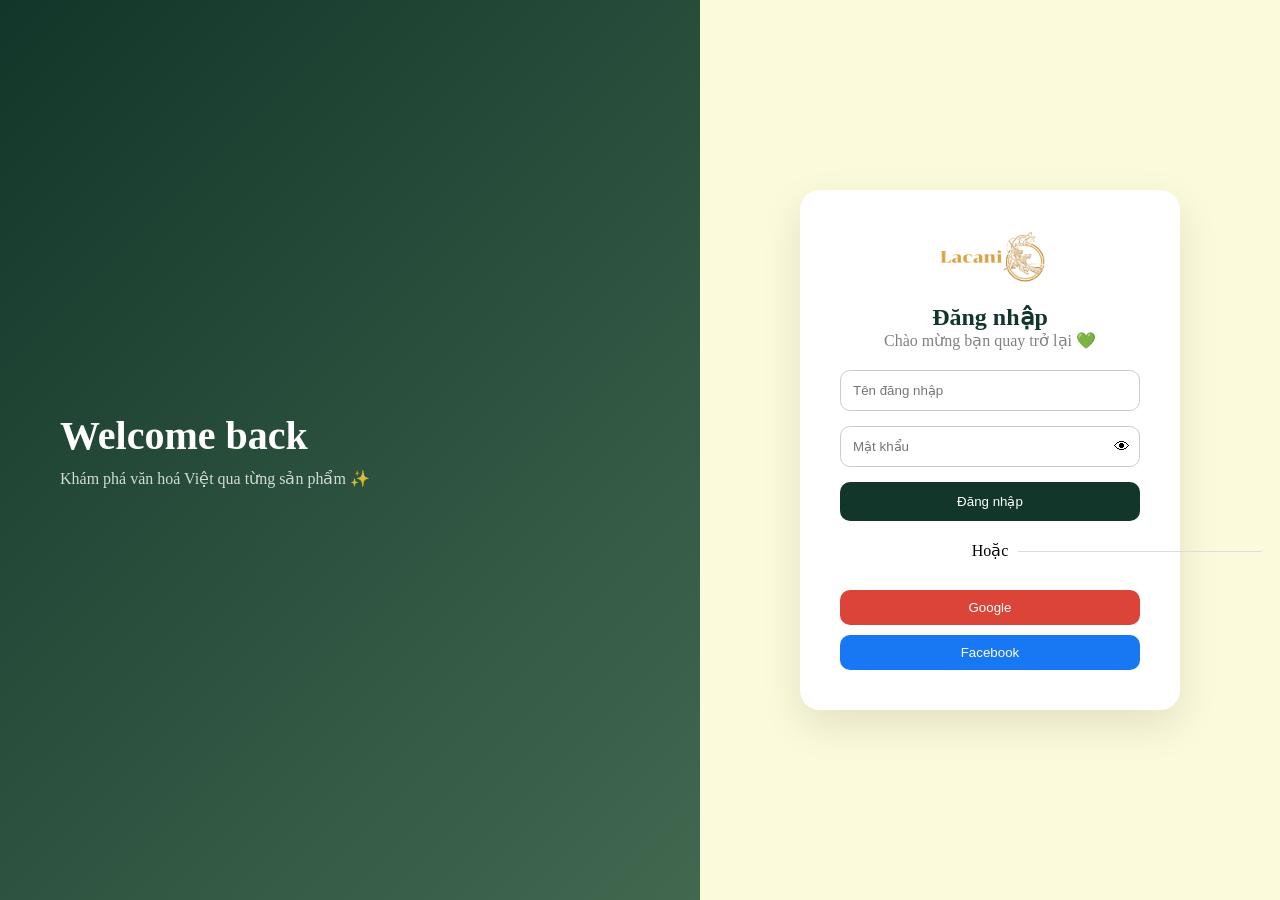
<file: login/login/index.html>
<!doctype html>
<html lang="vi">
<head>
    <meta charset="UTF-8">
    <title>Đăng nhập</title>
    <link rel="stylesheet" href="css/style.css">
</head>

<body>

<div class="login-container">

    <!-- LEFT (optional background) -->
    <div class="login-left">
        <h1>Welcome back</h1>
        <p>Khám phá văn hoá Việt qua từng sản phẩm ✨</p>
    </div>

    <!-- RIGHT -->
    <div class="login-right">

        <div class="login-box">

            <!-- LOGO -->
            <div class="logo-box">
                <img src="image/logo.png" alt="logo">
            </div>

            <h2>Đăng nhập</h2>
            <p class="sub-text">Chào mừng bạn quay trở lại 💚</p>

            <!-- FORM -->
            <form id="login-form">

                <div class="input-group">
                    <input type="text" id="username" placeholder="Tên đăng nhập">
                </div>

                <div class="input-group password-group">
                    <input type="password" id="password" placeholder="Mật khẩu">
                    <span class="toggle-pass" onclick="togglePassword()">👁</span>
                </div>

                <button type="submit" class="login-btn">Đăng nhập</button>

            </form>

            <div class="divider"><span>Hoặc</span></div>

            <!-- SOCIAL -->
            <button class="social-btn google">Google</button>
            <button class="social-btn facebook">Facebook</button>

        </div>

    </div>

</div>

<script src="js/main.js"></script>

</body>
</html>
</file>
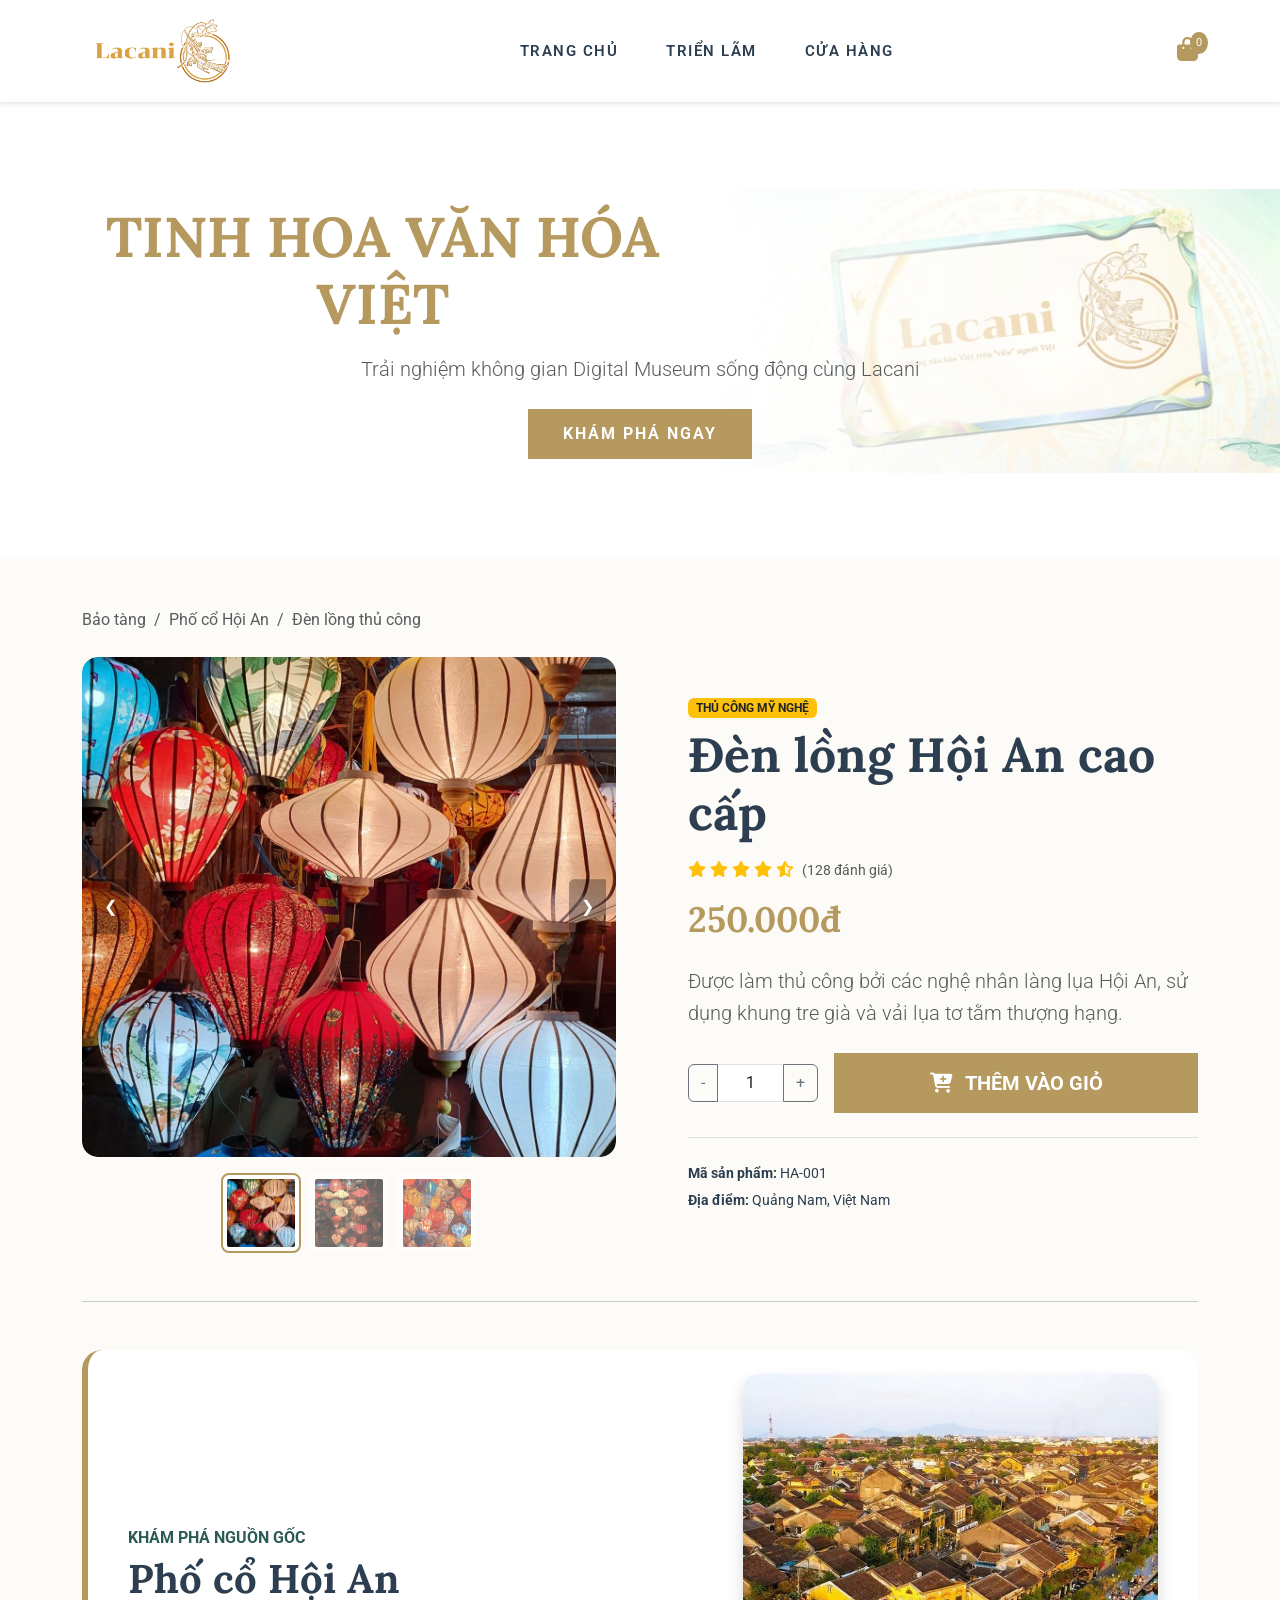
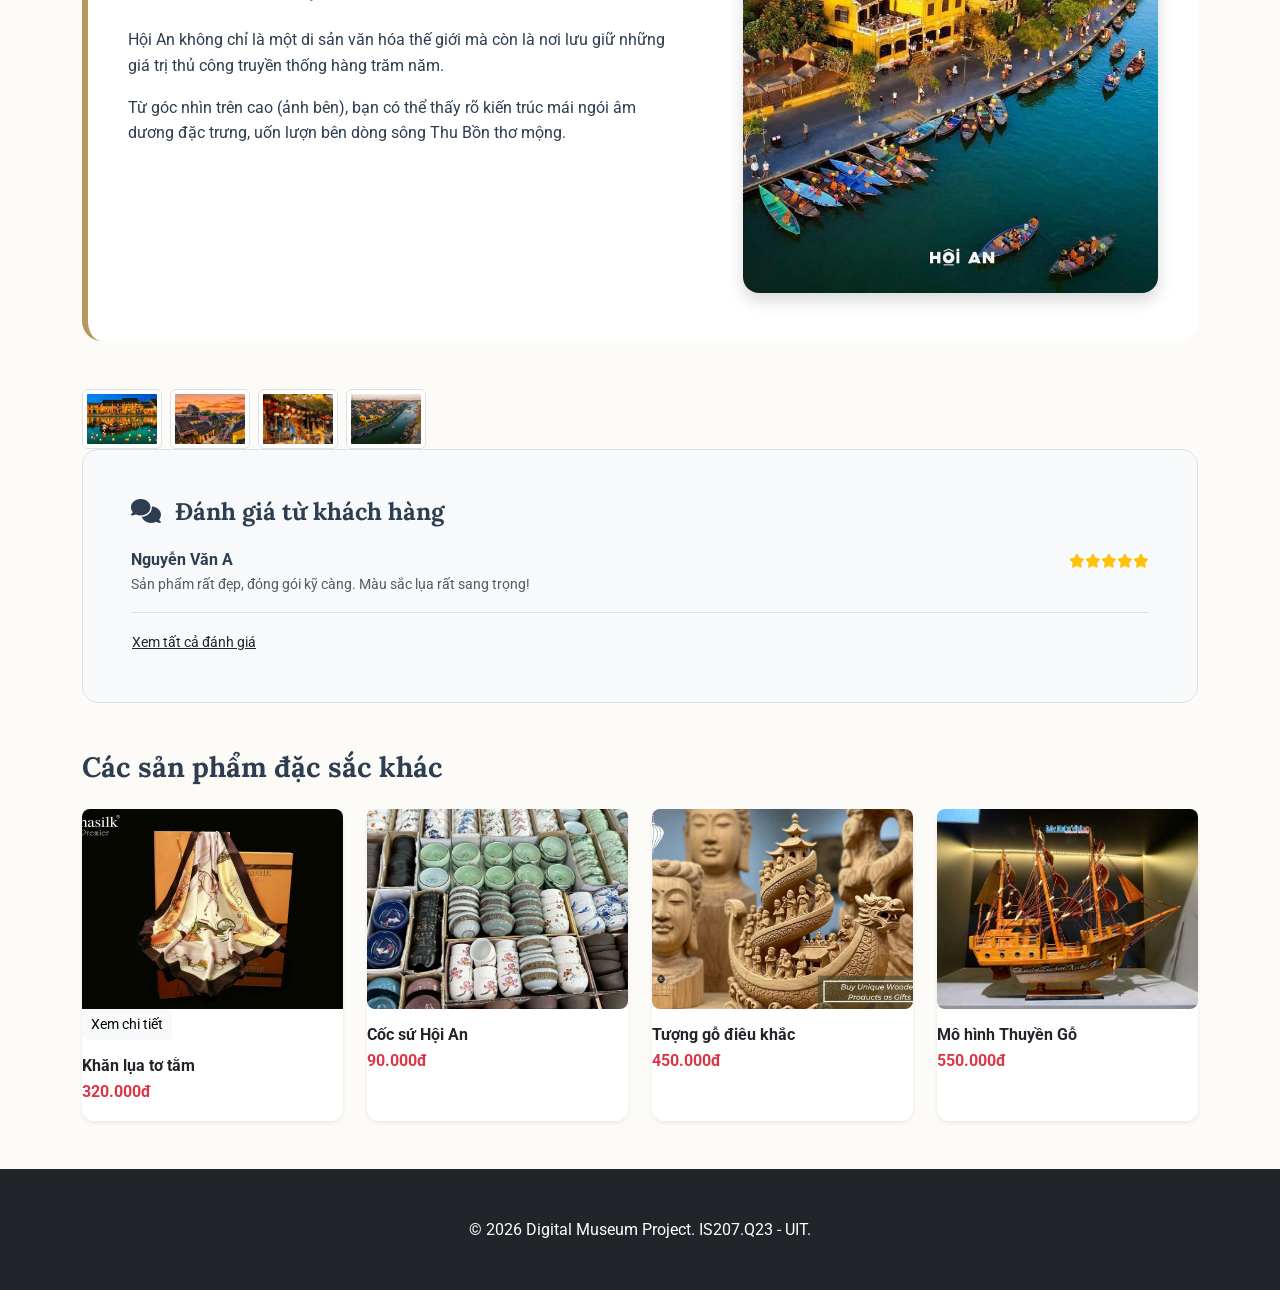
<file: SAN-PHAM/HOI-AN/index.html>
<!doctype html>
<html lang="vi">
  <head>
    <meta charset="UTF-8" />
    <meta name="viewport" content="width=device-width, initial-scale=1.0" />
    <title>Hoi An Digital Museum | Chi tiết sản phẩm & Địa điểm</title>

    <link
      href="https://cdn.jsdelivr.net/npm/bootstrap@5.3.0/dist/css/bootstrap.min.css"
      rel="stylesheet"
    />
    <link
      href="https://fonts.googleapis.com/css2?family=Lora:ital,wght@0,400..700;1,400..700&family=Roboto:wght@300;400;700&display=swap"
      rel="stylesheet"
    />
    <link
      rel="stylesheet"
      href="https://cdnjs.cloudflare.com/ajax/libs/font-awesome/6.4.0/css/all.min.css"
    />
    <link rel="stylesheet" href="css/style.css" />
  </head>
  <body>
   <header class="main-header sticky-top bg-white py-3 shadow-sm">
    <div class="container d-flex justify-content-between align-items-center">
        <div class="brand-box">
            <img src="image/logo.png" alt="Lacani Logo" class="main-logo">
        </div>
        
        <nav class="d-none d-md-block">
            <ul class="list-unstyled d-flex mb-0 gap-5">
                <li><a href="#" class="nav-link-custom">Trang chủ</a></li>
                <li><a href="#" class="nav-link-custom">Triển lãm</a></li>
                <li><a href="#" class="nav-link-custom">Cửa hàng</a></li>
            </ul>
        </nav>

        <div class="cart-icon position-relative">
            <i class="fa-solid fa-bag-shopping fs-4" style="color: var(--lacani-gold);"></i>
            <span class="badge-cart">0</span>
        </div>
    </div>
</header>

<section class="hero-section">
    <div class="hero-background-container">
        <img src="image/banner.jpg" class="hero-bg-img" alt="Banner Background">
        <div class="hero-overlay"></div>
    </div>

    <div class="hero-content container text-center">
        <h1 class="display-4 fw-bold mb-3">TINH HOA VĂN HÓA VIỆT</h1>
        <p class="lead mb-4 text-muted">Trải nghiệm không gian Digital Museum sống động cùng Lacani</p>
        <button class="btn-lacani">KHÁM PHÁ NGAY</button>
    </div>
</section>

    <main class="container my-5">
      <nav aria-label="breadcrumb" class="mb-4">
        <ol class="breadcrumb">
          <li class="breadcrumb-item">
            <a href="#" class="text-decoration-none text-muted">Bảo tàng</a>
          </li>
          <li class="breadcrumb-item">
            <a
              href="#"
              class="text-decoration-none text-muted"
              id="breadcrumb-location"
              >Phố cổ Hội An</a
            >
          </li>
          <li
            class="breadcrumb-item active"
            aria-current="page"
            id="breadcrumb-product"
          >
            Đèn lồng thủ công
          </li>
        </ol>
      </nav>

      <section class="row g-5 mb-5 align-items-center">
        <div class="col-md-6">
          <div class="product-gallery fade-in">
            <div
              class="main-image-wrapper mb-3 position-relative overflow-hidden"
            >
              <img
                src="image/product/product.6.jpg"
                id="mainProductImage"
                class="img-fluid rounded-4 shadow-lg w-100"
                alt="Đèn lồng Hội An"
                style="height: 500px; object-fit: cover; transition: 0.4s ease"
              />

              <button class="nav-btn prev" onclick="moveSlide(-1)">
                &#10094;
              </button>
              <button class="nav-btn next" onclick="moveSlide(1)">
                &#10095;
              </button>
            </div>

            <div class="thumbnail-list d-flex gap-2 justify-content-center">
              <img
                src="image/product/product.6.jpg"
                class="img-thumbnail active"
                onclick="changeImage(this, 0)"
                style="
                  width: 80px;
                  height: 80px;
                  cursor: pointer;
                  object-fit: cover;
                "
              />
              <img
                src="image/product/product.7.jpg"
                class="img-thumbnail"
                onclick="changeImage(this, 1)"
                style="
                  width: 80px;
                  height: 80px;
                  cursor: pointer;
                  object-fit: cover;
                "
              />
              <img
                src="image/product/product.8.jpg"
                class="img-thumbnail"
                onclick="changeImage(this, 2)"
                style="
                  width: 80px;
                  height: 80px;
                  cursor: pointer;
                  object-fit: cover;
                "
              />
            </div>
          </div>
        </div>

        <div class="col-md-6">
          <div class="product-info ps-md-4">
            <span class="badge bg-warning text-dark mb-2" id="productCategory"
              >THỦ CÔNG MỸ NGHỆ</span
            >
            <h1 class="display-5 fw-bold mb-3" id="productName">
              Đèn lồng Hội An cao cấp
            </h1>

            <div class="d-flex align-items-center mb-3">
              <div class="text-warning me-2" id="productRatingStars">
                <i class="fa-solid fa-star"></i>
                <i class="fa-solid fa-star"></i>
                <i class="fa-solid fa-star"></i>
                <i class="fa-solid fa-star"></i>
                <i class="fa-solid fa-star-half-stroke"></i>
              </div>
              <span class="text-muted small" id="reviewCount"
                >(128 đánh giá)</span
              >
            </div>

            <h2 class="text-danger fw-bold mb-4" id="productPrice">250.000đ</h2>

            <p class="lead text-muted mb-4" id="productShortDesc">
              Được làm thủ công bởi các nghệ nhân làng lụa Hội An, sử dụng khung
              tre già và vải lụa tơ tằm thượng hạng.
            </p>

            <div class="d-flex align-items-center mb-4">
              <div class="input-group me-3" style="width: 130px">
                <button
                  class="btn btn-outline-secondary"
                  type="button"
                  onclick="changeQty(-1)"
                >
                  -
                </button>
                <input
                  type="text"
                  id="quantityInput"
                  class="form-control text-center"
                  value="1"
                />
                <button
                  class="btn btn-outline-secondary"
                  type="button"
                  onclick="changeQty(1)"
                >
                  +
                </button>
              </div>
              <button
                class="btn btn-dark btn-lg px-5 flex-grow-1"
                onclick="addToCartClick()"
              >
                <i class="fa-solid fa-cart-plus me-2"></i> THÊM VÀO GIỎ
              </button>
            </div>

            <div class="border-top pt-4">
              <p class="small mb-1">
                <strong>Mã sản phẩm:</strong> <span id="productId">HA-001</span>
              </p>
              <p class="small mb-1">
                <strong>Địa điểm:</strong>
                <span id="productLocationTag">Quảng Nam, Việt Nam</span>
              </p>
            </div>
          </div>
        </div>
      </section>

      <hr class="my-5" />
      <section id="locationSection" class="mb-5 py-4">
        <div class="row align-items-center">
          <div class="col-md-5 order-md-2">
            <img
              src="image/hinh/image.4.jpg"
              id="locationThumb"
              class="img-fluid rounded-4 shadow mb-4 fade-in"
              alt="Phố cổ Hội An từ trên cao"
            />
          </div>
          <div class="col-md-7 order-md-1 pe-md-5">
            <h6 class="text-uppercase text-primary fw-bold tracking-widest">
              Khám phá nguồn gốc
            </h6>
            <h2 class="display-6 fw-bold mb-4" id="locationTitle">
              Phố cổ Hội An
            </h2>
            <div class="location-content" id="locationDescription">
              <p>
                Hội An không chỉ là một di sản văn hóa thế giới mà còn là nơi
                lưu giữ những giá trị thủ công truyền thống hàng trăm năm.
              </p>
              <p>
                Từ góc nhìn trên cao (ảnh bên), bạn có thể thấy rõ kiến trúc mái
                ngói âm dương đặc trưng, uốn lượn bên dòng sông Thu Bồn thơ
                mộng.
              </p>
            </div>
          </div>
        </div>
      </section>

      <div class="location-gallery d-flex gap-2 mt-4">
        <img
          src="image/hinh/image.1.jpg"
          class="img-thumbnail"
          style="width: 80px; height: 60px; object-fit: cover; cursor: pointer"
          onclick="changeLocationImg('image/hinh/image.1.jpg')"
        />
        <img
          src="image/hinh/image.2.jpg"
          class="img-thumbnail"
          style="width: 80px; height: 60px; object-fit: cover; cursor: pointer"
          onclick="changeLocationImg('image/hinh/image.2.jpg')"
        />
        <img
          src="image/hinh/image.3.jpg"
          class="img-thumbnail"
          style="width: 80px; height: 60px; object-fit: cover; cursor: pointer"
          onclick="changeLocationImg('image/hinh/image.3.jpg')"
        />
        <img
          src="image/hinh/image.5.jpg"
          class="img-thumbnail"
          style="width: 80px; height: 60px; object-fit: cover; cursor: pointer"
          onclick="changeLocationImg('image/hinh/image.5.jpg')"
        />
      </div>

      <section class="bg-light p-4 p-md-5 rounded-4 border">
        <h4 class="fw-bold mb-4">
          <i class="fa-solid fa-comments me-2"></i> Đánh giá từ khách hàng
        </h4>
        <div id="reviewsList">
          <div class="review-item border-bottom pb-3 mb-3">
            <div class="d-flex justify-content-between">
              <h6 class="fw-bold mb-1">Nguyễn Văn A</h6>
              <span class="text-warning small">
                <i class="fa-solid fa-star"></i><i class="fa-solid fa-star"></i
                ><i class="fa-solid fa-star"></i><i class="fa-solid fa-star"></i
                ><i class="fa-solid fa-star"></i>
              </span>
            </div>
            <p class="text-muted small mb-0">
              Sản phẩm rất đẹp, đóng gói kỹ càng. Màu sắc lụa rất sang trọng!
            </p>
          </div>
        </div>
        <button class="btn btn-sm btn-link text-dark p-0">
          Xem tất cả đánh giá
        </button>
      </section>
    </main>

    <section class="container my-5">
    <h3 class="fw-bold mb-4">Các sản phẩm đặc sắc khác</h3>
    <div class="row g-4">
        
        <div class="col-6 col-md-3">
            <div class="card product-card h-100 border-0 shadow-sm fade-in">
                <div class="position-relative overflow-hidden rounded-3">
                    <img src="image/product/product.1.jpg" class="card-img-top" alt="Khăn lụa" style="height: 200px; object-fit: cover;">
                    <div class="card-overlay">
                        <button class="btn btn-light btn-sm">Xem chi tiết</button>
                    </div>
                </div>
                <div class="card-body px-0">
                    <h6 class="fw-bold mb-1">Khăn lụa tơ tằm</h6>
                    <p class="text-danger fw-bold mb-0">320.000đ</p>
                </div>
            </div>
        </div>

        <div class="col-6 col-md-3">
            <div class="card product-card h-100 border-0 shadow-sm fade-in">
                <div class="position-relative overflow-hidden rounded-3">
                    <img src="image/product/product.2.jpg" class="card-img-top" alt="Cốc lưu niệm" style="height: 200px; object-fit: cover;">
                </div>
                <div class="card-body px-0">
                    <h6 class="fw-bold mb-1">Cốc sứ Hội An</h6>
                    <p class="text-danger fw-bold mb-0">90.000đ</p>
                </div>
            </div>
        </div>

        <div class="col-6 col-md-3">
            <div class="card product-card h-100 border-0 shadow-sm fade-in">
                <div class="position-relative overflow-hidden rounded-3">
                    <img src="image/product/product.3.jpg" class="card-img-top" alt="Đồ thủ công" style="height: 200px; object-fit: cover;">
                </div>
                <div class="card-body px-0">
                    <h6 class="fw-bold mb-1">Tượng gỗ điêu khắc</h6>
                    <p class="text-danger fw-bold mb-0">450.000đ</p>
                </div>
            </div>
        </div>

        <div class="col-6 col-md-3">
            <div class="card product-card h-100 border-0 shadow-sm fade-in">
                <div class="position-relative overflow-hidden rounded-3">
                    <img src="image/product/product.5.jpg" class="card-img-top" alt="Thuyền gỗ" style="height: 200px; object-fit: cover;">
                </div>
                <div class="card-body px-0">
                    <h6 class="fw-bold mb-1">Mô hình Thuyền Gỗ</h6>
                    <p class="text-danger fw-bold mb-0">550.000đ</p>
                </div>
            </div>
        </div>

    </div>
</section>

    <footer class="bg-dark text-white py-5 mt-5">
      <div class="container text-center">
        <p class="mb-0">
          &copy; 2026 Digital Museum Project. IS207.Q23 -
          UIT.
        </p>
      </div>
    </footer>
    <script src="https://cdn.jsdelivr.net/npm/bootstrap@5.3.0/dist/js/bootstrap.bundle.min.js"></script>
    <script src="js/resume.js"></script>
  </body>
</html>
</file>
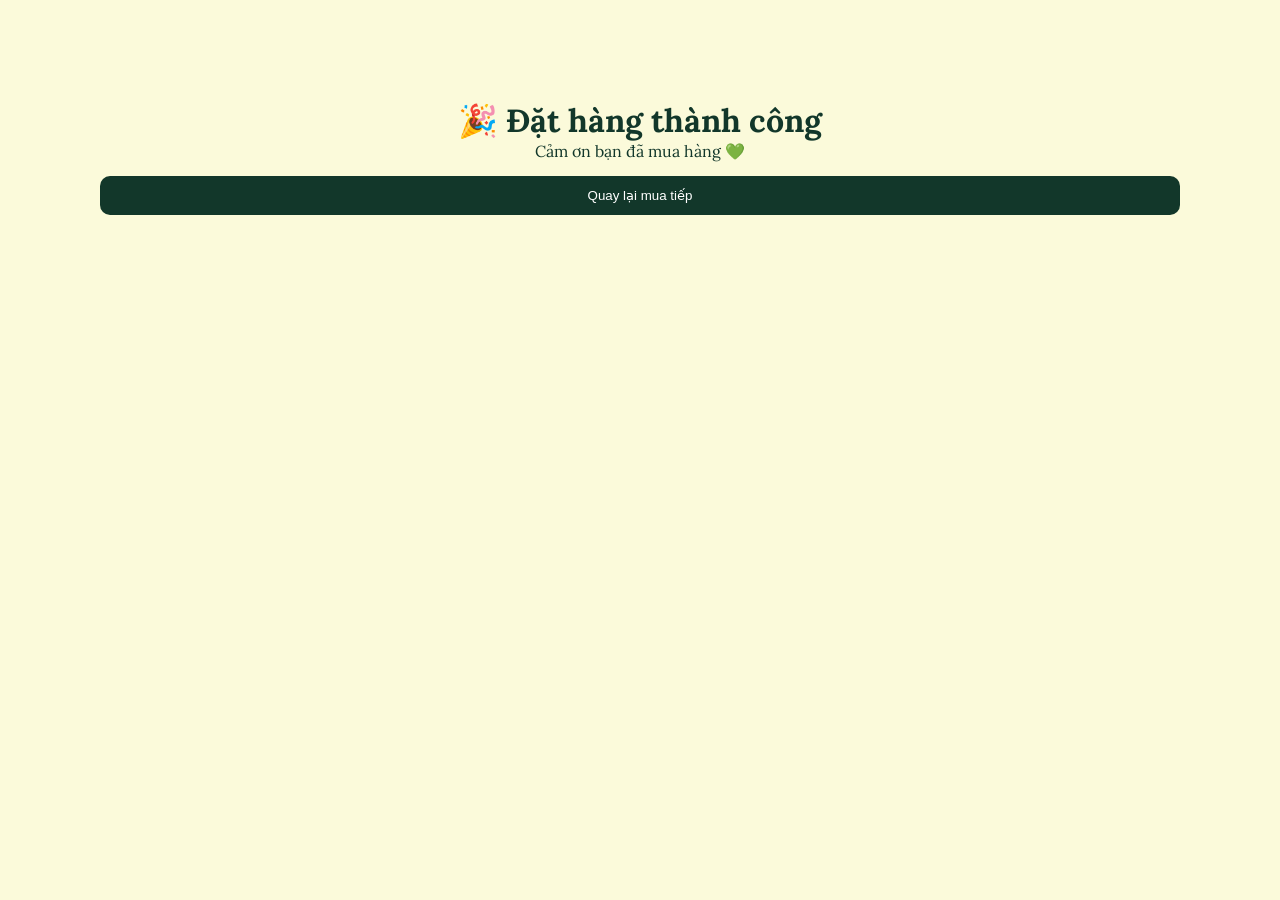
<file: GIO-HANG/GIO-HANG/success.html>
<!doctype html>
<html lang="vi">
<head>
    <meta charset="UTF-8">
    <title>Thành công</title>
    <link rel="stylesheet" href="css/style.css">
</head>

<body>

<div style="text-align:center; padding:100px;">
    <h1>🎉 Đặt hàng thành công</h1>
    <p>Cảm ơn bạn đã mua hàng 💚</p>

    <a href="index.html">
        <button class="checkout-btn">Quay lại mua tiếp</button>
    </a>
</div>

</body>
</html>
</file>
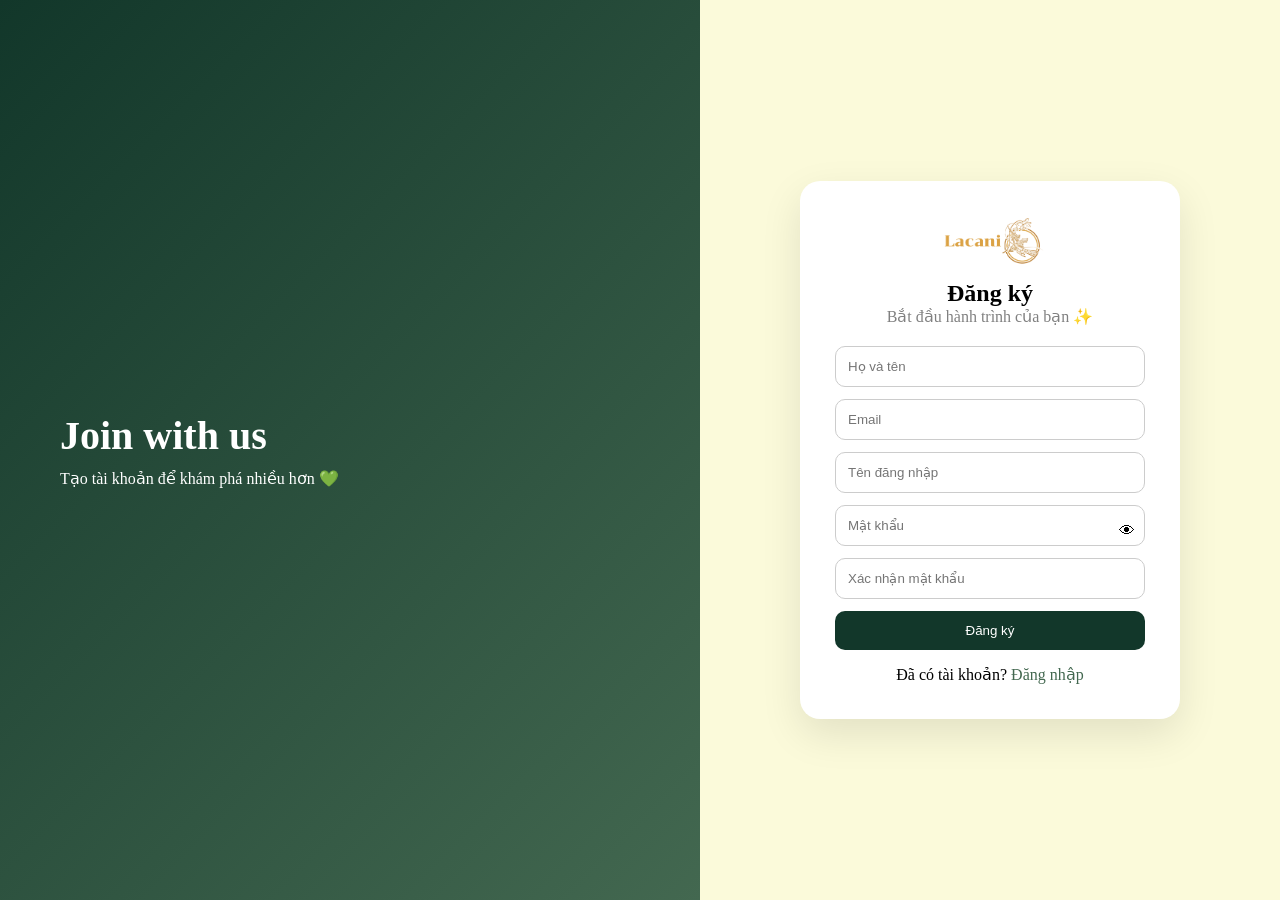
<file: SIGN UP/SIGN UP/signup.html>
<!doctype html>
<html lang="vi">
<head>
    <meta charset="UTF-8">
    <title>Đăng ký</title>
    <link rel="stylesheet" href="css/signup.css">
</head>

<body>

<div class="signup-container">

    <!-- LEFT -->
    <div class="signup-left">
        <h1>Join with us</h1>
        <p>Tạo tài khoản để khám phá nhiều hơn 💚</p>
    </div>

    <!-- RIGHT -->
    <div class="signup-right">

        <div class="signup-box">

            <div class="logo-box">
                <img src="image/logo.png">
            </div>

            <h2>Đăng ký</h2>
            <p class="sub-text">Bắt đầu hành trình của bạn ✨</p>

            <form id="signup-form">

                <input type="text" id="name" placeholder="Họ và tên">
                <input type="email" id="email" placeholder="Email">
                <input type="text" id="username" placeholder="Tên đăng nhập">

                <div class="password-group">
                    <input type="password" id="password" placeholder="Mật khẩu">
                    <span onclick="togglePassword()">👁</span>
                </div>

                <div class="password-group">
                    <input type="password" id="confirm" placeholder="Xác nhận mật khẩu">
                </div>

                <button type="submit">Đăng ký</button>

            </form>

            <p class="login-link">
                Đã có tài khoản? <a href="login.html">Đăng nhập</a>
            </p>

        </div>

    </div>

</div>

<script src="js/signup.js"></script>

</body>
</html>
</file>
<file: login/login/css/style.css>
:root {
    --primary: #12372A;
    --secondary: #436850;
    --accent: #ADBC9F;
    --light: #FBFADA;
}

/* RESET */
* {
    margin: 0;
    padding: 0;
    box-sizing: border-box;
}

body {
    font-family: 'Lora', serif;
}

/* CONTAINER */
.login-container {
    display: flex;
    min-height: 100vh;
}

/* LEFT SIDE */
.login-left {
    flex: 1;
    background: linear-gradient(135deg, #12372A, #436850);
    color: white;
    display: flex;
    flex-direction: column;
    justify-content: center;
    padding: 60px;
}

.login-left h1 {
    font-size: 40px;
    margin-bottom: 10px;
}

.login-left p {
    opacity: 0.8;
}

/* RIGHT SIDE */
.login-right {
    flex: 1;
    background: var(--light);
    display: flex;
    justify-content: center;
    align-items: center;
}

/* BOX */
.login-box {
    background: white;
    padding: 40px;
    width: 380px;
    border-radius: 20px;
    box-shadow: 0 15px 40px rgba(0,0,0,0.1);
    text-align: center;
}

/* LOGO */
.logo-box img {
    width: 120px;
    margin-bottom: 15px;
}

/* TEXT */
.login-box h2 {
    color: var(--primary);
}

.sub-text {
    margin-bottom: 20px;
    color: gray;
}

/* INPUT */
.input-group {
    margin-bottom: 15px;
}

.input-group input {
    width: 100%;
    padding: 12px;
    border-radius: 10px;
    border: 1px solid #ccc;
    transition: 0.3s;
}

.input-group input:focus {
    border-color: var(--secondary);
    box-shadow: 0 0 5px rgba(67,104,80,0.3);
}

/* PASSWORD ICON */
.password-group {
    position: relative;
}

.toggle-pass {
    position: absolute;
    right: 10px;
    top: 50%;
    transform: translateY(-50%);
    cursor: pointer;
}

/* BUTTON */
.login-btn {
    width: 100%;
    padding: 12px;
    background: var(--primary);
    color: white;
    border: none;
    border-radius: 10px;
    cursor: pointer;
    transition: 0.3s;
}

.login-btn:hover {
    background: var(--secondary);
}

/* DIVIDER */
.divider {
    margin: 20px 0;
    position: relative;
}

.divider span {
    background: white;
    padding: 0 10px;
    position: relative;
    z-index: 1;
}

.divider::before {
    content: "";
    position: absolute;
    width: 100%;
    height: 1px;
    background: #ddd;
    top: 50%;
}

/* SOCIAL */
.social-btn {
    width: 100%;
    padding: 10px;
    margin-top: 10px;
    border-radius: 10px;
    border: none;
    cursor: pointer;
    color: white;
}

.google {
    background: #DB4437;
}

.facebook {
    background: #1877F2;
}

/* RESPONSIVE */
@media(max-width: 900px){
    .login-container {
        flex-direction: column;
    }

    .login-left {
        display: none;
    }
}
</file>
<file: SAN-PHAM/HOI-AN/css/style.css>
/* 1. KHỞI TẠO CHUNG & BIẾN MÀU THƯƠNG HIỆU LACANI */
:root {
    --lacani-gold: #b5995e;    /* Màu vàng đồng từ Logo Lacani */
    --lacani-teal: #2a5a54;    /* Màu xanh đậm từ họa tiết Banner */
    --dark-text: #2c3e50;
    --light-bg: #fdfbf7;      /* Màu nền giấy kem sang trọng */
    --transition: all 0.3s ease;
}

body {
    font-family: 'Roboto', sans-serif;
    background-color: var(--light-bg);
    color: var(--dark-text);
    line-height: 1.6;
}

h1, h2, h3, h4, .navbar-brand {
    font-family: 'Lora', serif;
}

/* 2. HEADER & NAVIGATION */
header {
    background: white;
    border-bottom: 1px solid rgba(181, 153, 94, 0.2);
}

.nav-link-custom {
    text-decoration: none;
    color: var(--dark-text);
    font-weight: 600;
    text-transform: uppercase;
    font-size: 0.85rem;
    letter-spacing: 1px;
    transition: var(--transition);
}

.nav-link-custom:hover {
    color: var(--lacani-gold);
}

/* 3. HERO BANNER */
.hero-banner {
    height: 60vh;
    background: url('../image/banner.jpg') no-repeat center center;
    background-size: cover;
    position: relative;
    display: flex;
    align-items: center;
    justify-content: center;
    text-align: center;
    margin-bottom: 50px;
}

.banner-overlay {
    position: absolute;
    top: 0; left: 0; width: 100%; height: 100%;
    background: linear-gradient(to bottom, rgba(0,0,0,0.1), rgba(0,0,0,0.5));
}

.hero-content {
    position: relative;
    z-index: 2;
}

.btn-lacani {
    background: var(--lacani-gold);
    color: white;
    border: none;
    padding: 12px 35px;
    font-weight: bold;
    letter-spacing: 2px;
    transition: var(--transition);
}

.btn-lacani:hover {
    background: white;
    color: var(--lacani-gold);
    box-shadow: 0 10px 20px rgba(0,0,0,0.1);
}

/* 4. GALLERY SẢN PHẨM CHÍNH (STYLE SHOPEE) */
.main-image-wrapper {
    position: relative;
    border-radius: 15px;
}

.nav-btn {
    position: absolute;
    top: 50%;
    transform: translateY(-50%);
    background: rgba(0,0,0,0.3);
    color: white;
    border: none;
    padding: 15px 12px;
    cursor: pointer;
    z-index: 10;
    transition: 0.3s;
}

.nav-btn:hover { background: var(--lacani-gold); }
.prev { left: 10px; border-radius: 0 5px 5px 0; }
.next { right: 10px; border-radius: 5px 0 0 5px; }

.thumbnail-list img {
    opacity: 0.6;
    transition: 0.3s;
    border: 2px solid transparent;
    border-radius: 8px;
}

.thumbnail-list img.active {
    border-color: var(--lacani-gold) !important;
    opacity: 1;
}

/* 5. CHI TIẾT SẢN PHẨM */
#productPrice {
    color: var(--lacani-gold) !important;
    font-size: 2.2rem;
    font-weight: 700;
}

.btn-dark {
    background-color: var(--lacani-gold) !important;
    border: none;
    border-radius: 0;
    padding: 15px 30px;
    font-weight: bold;
}

.btn-dark:hover {
    filter: brightness(1.1);
    transform: translateY(-2px);
}

/* 6. PHẦN ĐỊA ĐIỂM (LOCATION STORY) */
#locationSection {
    background: white;
    padding: 40px;
    border-radius: 20px;
    border-left: 6px solid var(--lacani-gold);
}

.text-primary {
    color: var(--lacani-teal) !important;
}

/* 7. CARD SẢN PHẨM LIÊN QUAN */
.product-card {
    transition: transform 0.3s ease;
    border-radius: 12px;
}

.product-card:hover {
    transform: translateY(-8px);
    box-shadow: 0 10px 25px rgba(0,0,0,0.08);
}

.product-card .price-tag {
    color: var(--lacani-gold);
    font-weight: bold;
}

/* 8. HIỆU ỨNG ANIMATION */
.fade-in {
    opacity: 0;
    transform: translateY(20px);
    transition: opacity 0.8s ease-out, transform 0.8s ease-out;
}

.fade-in.show {
    opacity: 1;
    transform: translateY(0);
}

/* Tùy chỉnh thanh cuộn màu Lacani */
::-webkit-scrollbar-thumb {
    background: var(--lacani-gold);
    border-radius: 10px;
}

/* Responsive */
@media (max-width: 768px) {
    .hero-banner { height: 40vh; }
    #productPrice { font-size: 1.6rem; }
}
/* 1. Logo to và rõ nét */
.main-logo {
    height: 70px; /* Tăng kích thước logo */
    width: auto;
    transition: var(--transition);
}

/* 2. Cấu trúc Hero Section mới */
.hero-section {
    position: relative;
    padding: 100px 0;
    overflow: hidden;
    background-color: #fff; /* Nền trắng sạch sẽ */
}

.hero-background-container {
    position: absolute;
    top: 0;
    right: -10%; /* Đẩy hình sang phải một chút để làm nền trang trí */
    width: 60%;
    height: 100%;
    z-index: 1;
    opacity: 0.8; /* Làm mờ nhẹ banner để không lấn át chữ */
}

.hero-bg-img {
    width: 100%;
    height: 100%;
    object-fit: contain; /* Giữ nguyên khung hình banner */
}

.hero-overlay {
    position: absolute;
    top: 0; left: 0; width: 100%; height: 100%;
    /* Hiệu ứng mờ dần để hòa quyện banner vào nền trắng */
    background: linear-gradient(to right, #fff 10%, transparent 100%);
}

.hero-content {
    position: relative;
    z-index: 2; /* Đảm bảo chữ nằm trên banner */
    text-align: left; /* Chuyển sang căn lề trái cho hiện đại */
}

.hero-content h1 {
    color: var(--lacani-gold);
    max-width: 600px;
}

/* 3. Tinh chỉnh Nav Link */
.nav-link-custom {
    color: var(--dark-text) !important;
    font-size: 0.95rem;
    letter-spacing: 1.5px;
}

.badge-cart {
    position: absolute;
    top: -5px;
    right: -10px;
    background: var(--lacani-gold);
    color: white;
    padding: 2px 6px;
    border-radius: 50%;
    font-size: 0.7rem;
}
</file>
<file: GIO-HANG/GIO-HANG/css/style.css>
/* ===== FONT ===== */
@font-face {
    font-family: 'Lora';
    src: url('../fonts/Lora-VariableFont_wght.ttf');
}

@font-face {
    font-family: 'LoraItalic';
    src: url('../fonts/Lora-Italic-VariableFont_wght.ttf');
}

@font-face {
    font-family: 'SacViet';
    src: url('../fonts/SacViet.ttf');
}

/* ===== COLOR THEME ===== */
:root {
    --primary: #12372A;
    --secondary: #436850;
    --accent: #ADBC9F;
    --light: #FBFADA;
}

/* ===== RESET ===== */
* {
    margin: 0;
    padding: 0;
    box-sizing: border-box;
}

body {
    font-family: 'Lora', serif;
    background: var(--light);
    color: var(--primary);
}

/* ===== HEADER ===== */
header {
    background: #fff;
    border-bottom: 1px solid var(--accent);
}

.header-container {
    max-width: 1200px;
    margin: auto;
    display: flex;
    align-items: center;
    justify-content: space-between;
    padding: 12px 0;
}

.logo img {
    width: 55px;
}

nav ul {
    display: flex;
    list-style: none;
    gap: 25px;
}

nav a {
    text-decoration: none;
    font-family: 'SacViet';
    color: var(--primary);
    font-size: 18px;
}

nav a:hover {
    color: var(--secondary);
}

nav a.active {
    border-bottom: 2px solid var(--secondary);
}

/* ===== SEARCH ===== */
.header-right input {
    padding: 6px 10px;
    border-radius: 20px;
    border: 1px solid #ccc;
}

/* ===== BANNER ===== */
.banner img,
.cart-banner img {
    width: 100%;
    border-radius: 16px;
}

.cart-banner {
    max-width: 1200px;
    margin: 20px auto;
    position: relative;
}

.banner-text {
    position: absolute;
    top: 50%;
    left: 40px;
    transform: translateY(-50%);
    color: #fff;
}

.banner-text h2 {
    font-family: 'SacViet';
    font-size: 28px;
}

/* ===== MAIN CONTAINER ===== */
.container,
.cart-container {
    max-width: 1200px;
    margin: auto;
    padding: 20px;
}

/* ===== SIDEBAR ===== */
.sidebar {
    width: 250px;
}

.sidebar h3 {
    font-family: 'SacViet';
    margin-bottom: 10px;
}

.sidebar ul {
    list-style: none;
}

.sidebar li {
    padding: 8px;
    border-radius: 10px;
    cursor: pointer;
}

.sidebar li:hover {
    background: var(--accent);
}

/* ===== PRODUCTS GRID ===== */
.products {
    display: grid;
    grid-template-columns: repeat(3, 1fr);
    gap: 25px;
}

.product-card {
    background: #fff;
    padding: 15px;
    border-radius: 20px;
    transition: 0.3s;
}

.product-card:hover {
    transform: translateY(-8px);
}

.product-card img {
    width: 100%;
    border-radius: 15px;
}

.product-name {
    font-family: 'SacViet';
}

.price {
    color: var(--secondary);
    font-weight: bold;
}

/* ===== CART FILTER ===== */
.cart-filter {
    display: flex;
    gap: 10px;
    margin-bottom: 15px;
}

.cart-filter button {
    background: var(--accent);
    border: none;
    padding: 8px 14px;
    border-radius: 10px;
    cursor: pointer;
}

/* ===== CART LAYOUT ===== */
.cart-content {
    display: flex;
    gap: 20px;
    align-items: flex-start;
}

/* LEFT */
.cart-left {
    flex: 2;
    background: #fff;
    padding: 15px;
    border-radius: 16px;
}

/* HEADER ROW */
.cart-header {
    display: grid;
    grid-template-columns: 40px 2fr 1fr 1fr 40px;
    font-weight: bold;
    padding: 10px;
    border-bottom: 1px solid #ddd;
}

/* ITEM */
.cart-item {
    display: grid;
    grid-template-columns: 40px 2fr 1fr 1fr 40px;
    align-items: center;
    padding: 12px 0;
    border-bottom: 1px solid #eee;
}

/* PRODUCT INFO */
.cart-info {
    display: flex;
    align-items: center;
    gap: 10px;
}

.cart-item img {
    width: 60px;
    border-radius: 10px;
}

/* QUANTITY */
.quantity {
    display: flex;
    gap: 8px;
    align-items: center;
}

.quantity button {
    width: 28px;
    height: 28px;
    border: none;
    background: var(--accent);
    border-radius: 6px;
    cursor: pointer;
}

.quantity button:hover {
    background: var(--secondary);
    color: #fff;
}

/* RIGHT */
.cart-right {
    flex: 1;
}

/* SUMMARY */
.summary-box {
    background: #fff;
    padding: 20px;
    border-radius: 16px;
}

.summary-line {
    display: flex;
    justify-content: space-between;
    margin-bottom: 10px;
}

.summary-line.total {
    font-size: 18px;
    font-weight: bold;
    color: var(--secondary);
}

/* BUTTON */
.checkout-btn {
    width: 100%;
    padding: 12px;
    margin-top: 15px;
    background: var(--primary);
    color: #fff;
    border: none;
    border-radius: 10px;
    cursor: pointer;
}

.checkout-btn:hover {
    background: var(--secondary);
}

/* COUPON */
.coupon-box {
    display: flex;
    gap: 10px;
    margin-top: 15px;
}

.coupon-box input {
    flex: 1;
    padding: 10px;
    border-radius: 10px;
    border: 1px solid #ddd;
}

/* ===== SHIPPING OPTION ===== */
.ship-option {
    display: flex;
    align-items: center;
    gap: 10px;
    margin-bottom: 10px;
}

/* ===== RESPONSIVE ===== */
@media (max-width: 900px) {
    .products {
        grid-template-columns: repeat(2, 1fr);
    }

    .cart-content {
        flex-direction: column;
    }
}
</file>
<file: SIGN UP/SIGN UP/css/signup.css>
:root {
    --primary: #12372A;
    --secondary: #436850;
    --accent: #ADBC9F;
    --light: #FBFADA;
}

* {
    margin: 0;
    padding: 0;
    box-sizing: border-box;
}

body {
    font-family: 'Lora', serif;
}

/* LAYOUT */
.signup-container {
    display: flex;
    min-height: 100vh;
}

/* LEFT */
.signup-left {
    flex: 1;
    background: linear-gradient(135deg, #12372A, #436850);
    color: white;
    display: flex;
    flex-direction: column;
    justify-content: center;
    padding: 60px;
}

.signup-left h1 {
    font-size: 40px;
}

.signup-left p {
    margin-top: 10px;
}

/* RIGHT */
.signup-right {
    flex: 1;
    background: var(--light);
    display: flex;
    justify-content: center;
    align-items: center;
}

/* BOX */
.signup-box {
    background: white;
    padding: 35px;
    width: 380px;
    border-radius: 20px;
    box-shadow: 0 15px 40px rgba(0,0,0,0.1);
    text-align: center;
}

/* LOGO */
.logo-box img {
    width: 110px;
    margin-bottom: 10px;
}

/* TEXT */
.sub-text {
    margin-bottom: 20px;
    color: gray;
}

/* INPUT */
.signup-box input {
    width: 100%;
    padding: 12px;
    margin-bottom: 12px;
    border-radius: 10px;
    border: 1px solid #ccc;
}

.signup-box input:focus {
    border-color: var(--secondary);
}

/* PASSWORD */
.password-group {
    position: relative;
}

.password-group span {
    position: absolute;
    right: 10px;
    top: 50%;
    transform: translateY(-50%);
    cursor: pointer;
}

/* BUTTON */
.signup-box button {
    width: 100%;
    padding: 12px;
    background: var(--primary);
    color: white;
    border: none;
    border-radius: 10px;
    cursor: pointer;
}

.signup-box button:hover {
    background: var(--secondary);
}

/* LINK */
.login-link {
    margin-top: 15px;
}

.login-link a {
    color: var(--secondary);
    text-decoration: none;
}

/* RESPONSIVE */
@media(max-width:900px){
    .signup-container {
        flex-direction: column;
    }

    .signup-left {
        display: none;
    }
}
</file>
